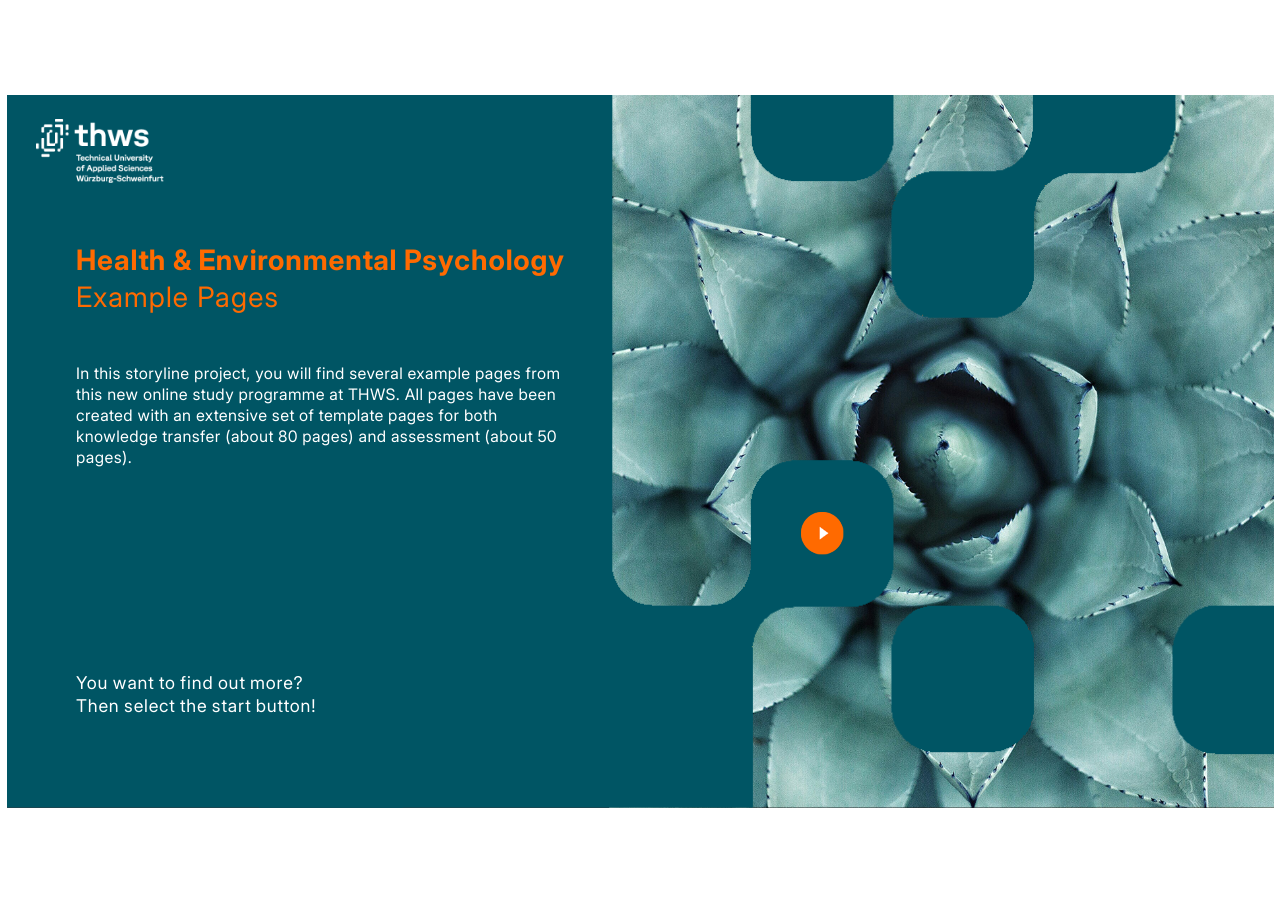
<file: index.html>
﻿<!doctype html>
<html lang="en-US">
<head>
  <meta charset="utf-8">
  <!-- Erstellt mit Storyline 360 x64 – http://www.articulate.com  -->
  <!-- version: 3.126.38052.0 -->
  <title>Psychology-2026-10-22</title>
  <meta http-equiv="x-ua-compatible" content="IE=edge"/>
  <meta name="viewport" content="width=device-width,initial-scale=1,user-scalable=no,shrink-to-fit=no,minimal-ui"/>
  <meta name="apple-mobile-web-app-capable" content="yes"/>
  <style>
    html, body { height: 100%; padding: 0; margin: 0 }
    #app { height: 100%; width: 100%; }
  </style>

  <script>
    window.DS = {};
    window.globals = {
      DATA_PATH_BASE: '',
      HAS_FRAME: true,
      HAS_SLIDE: true,

      lmsPresent: false,
      tinCanPresent: false,
      cmi5Present: false,
      aoSupport: false,
      scale: 'show all',
      captureRc: false,
      browserSize: 'optimal',
      bgColor: '#FFFFFF',
      features: 'DropInBase,EngagePromiseUpgrade,JsInteractions,Localization,LocalizationImage,PlayerMemoryEnhancements,SlideLevelScale,SlidePromiseUpgrade,StartupPromiseUpgrade',
      themeName: 'classic',
      preloaderColor: '#FFFFFF',
      suppressAnalytics: false,
      productChannel: 'stable',
      publishSource: 'storyline',
      aid: 'aid|29897848-8cf4-442e-a3e8-fdfb41e3528d',
      cid: '4e325c3e-c60f-4160-8ea0-55949c92e64b',
      playerVersion: '3.126.38052.0',
      publishTimestamp: '2026-10-22T15:03:13.5625954Z',
      maxIosVideoElements: 10,
      connectionSettings: { mode: 'disabled' },
      hasFeature: function(feature) {
        return this.features.split(',').includes(feature);
      },
      
      parseParams: function(qs) {
        if (window.globals.parsedParams != null) {
          return window.globals.parsedParams;
        }
        qs = (qs || window.location.search.substr(1)).split('+').join(' ');
        var params = {},
            tokens,
            re = /[?&]?([^=]+)=([^&]*)/g;

        while (tokens = re.exec(qs)) {
          params[decodeURIComponent(tokens[1]).trim()] =
            decodeURIComponent(tokens[2]).trim();
        }
        window.globals.parsedParams = params;
        return params;
      }

    };

    if (window.flagsUnderTest != null) {
      window.globals.features = window.flagsUnderTest.reduce((accum, feature) => {
        if (!accum.includes(feature)) {
          accum.push(feature);
        }
        return accum;
      }, window.globals.features.split(',')).join();
    }
  </script>
  <script>
    var isIe11 = ('ActiveXObject' in window || window.MSBlobBuilder != null)
      && window.msCrypto != null && !window.ActiveXObject;
    if (isIe11) {
      window.globals.unsupportedBrowser = true;
      document.write(atob('[base64]'));
    }
  </script>

  <script>
    if (window.globals.hasFeature('Localization')) {
      
      
    }
  </script>

  
  
  <script>window.THREE = { };</script>
  
</head>
<body style="background: #FFFFFF" class="cs-HTML theme-classic">
  <!-- 360 -->
  <script>!function(){var e,i=/iPhone/i,o=/iPod/i,n=/iPad/i,t=/\biOS-universal(?:.+)Mac\b/i,r=/\bAndroid(?:.+)Mobile\b/i,a=/Android/i,d=/(?:SD4930UR|\bSilk(?:.+)Mobile\b)/i,p=/Silk/i,l=/Windows Phone/i,u=/\bWindows(?:.+)ARM\b/i,b=/BlackBerry/i,s=/BB10/i,c=/Opera Mini/i,f=/\b(CriOS|Chrome)(?:.+)Mobile/i,h=/Mobile(?:.+)Firefox\b/i,v=function(e){return void 0!==e&&"MacIntel"===e.platform&&"number"==typeof e.maxTouchPoints&&e.maxTouchPoints>1&&"undefined"==typeof MSStream};e=function(e){var m={userAgent:"",platform:"",maxTouchPoints:0};e||"undefined"==typeof navigator?"string"==typeof e?m.userAgent=e:e&&e.userAgent&&(m={userAgent:e.userAgent,platform:e.platform,maxTouchPoints:e.maxTouchPoints||0}):m={userAgent:navigator.userAgent,platform:navigator.platform,maxTouchPoints:navigator.maxTouchPoints||0};var g=m.userAgent,y=g.split("[FBAN");void 0!==y[1]&&(g=y[0]),void 0!==(y=g.split("Twitter"))[1]&&(g=y[0]);var A=function(e){return function(i){return i.test(e)}}(g),w={apple:{phone:A(i)&&!A(l),ipod:A(o),tablet:!A(i)&&(A(n)||v(m))&&!A(l),universal:A(t),device:(A(i)||A(o)||A(n)||A(t)||v(m))&&!A(l)},amazon:{phone:A(d),tablet:!A(d)&&A(p),device:A(d)||A(p)},android:{phone:!A(l)&&A(d)||!A(l)&&A(r),tablet:!A(l)&&!A(d)&&!A(r)&&(A(p)||A(a)),device:!A(l)&&(A(d)||A(p)||A(r)||A(a))||A(/\bokhttp\b/i)},windows:{phone:A(l),tablet:A(u),device:A(l)||A(u)},other:{blackberry:A(b),blackberry10:A(s),opera:A(c),firefox:A(h),chrome:A(f),device:A(b)||A(s)||A(c)||A(h)||A(f)},any:!1,phone:!1,tablet:!1};return w.any=w.apple.device||w.android.device||w.windows.device||w.other.device,w.phone=w.apple.phone||w.android.phone||w.windows.phone,w.tablet=w.apple.tablet||w.android.tablet||w.windows.tablet,w}(),"object"==typeof exports&&"undefined"!=typeof module?module.exports=e:"function"==typeof define&&define.amd?define((function(){return e})):this.isMobile=e}();
    window.isMobile.apple.tablet = window.isMobile.apple.tablet ||
      (navigator.platform === 'MacIntel' && navigator.maxTouchPoints > 1);
    window.isMobile.apple.device = window.isMobile.apple.device || window.isMobile.apple.tablet;
    window.isMobile.tablet = window.isMobile.tablet || window.isMobile.apple.tablet;
    window.isMobile.any = window.isMobile.any || window.isMobile.apple.tablet;
  </script>

  <div id="focus-sink" tabindex="-1"></div>

  <div id="preso"></div>
  <script>
    (function() {

      var classTypes = [ 'desktop', 'mobile', 'phone', 'tablet' ];

      var addDeviceClasses = function(prefix, testObj) {
        var curr, i;
        for (i = 0; i < classTypes.length; i++) {
          curr = classTypes[i];
          if (testObj[curr]) {
            document.body.classList.add(prefix + curr);
          }
        }
      };

      var params = window.globals.parseParams(),
          isDevicePreview = params.devicepreview === '1',
          isPhoneOverride = params.deviceType === 'phone' || (isDevicePreview && params.phone == '1'),
          isTabletOverride = (params.deviceType === 'tablet' || isDevicePreview) && !isPhoneOverride,
          isMobileOverride = isPhoneOverride || isTabletOverride;

      var deviceView = {
        desktop: !window.isMobile.any && !isMobileOverride,
        mobile: window.isMobile.any || isMobileOverride,
        phone: isPhoneOverride || (window.isMobile.phone && !isTabletOverride),
        tablet: isTabletOverride || window.isMobile.tablet
      };

      window.globals.deviceView = deviceView;
      window.isMobile.desktop = !window.isMobile.any;
      window.isMobile.mobile = window.isMobile.any;

      addDeviceClasses('view-', deviceView);

    })();
  </script>
  
  <script src='story_content/triggers.js' type=text/javascript></script>
<script src='story_content/user.js' type=text/javascript></script>
  <div class="slide-loader"></div>

  <script>
    if (window.globals.deviceView.isMobile) { var doc = document, loader = doc.body.querySelector('.slide-loader'); [ 1, 2, 3 ].forEach(function(n) { var d = doc.createElement('div'); d.style.backgroundColor = window.globals.preloaderColor; d.classList.add('mobile-loader-dot'); d.classList.add('dot' + n); loader.appendChild(d); }); }
  </script>

  <div class="mobile-load-title-overlay" style="display: none">
    <div class="mobile-load-title">Psychology-2026-10-22</div>
  </div>

  <div class="mobile-chrome-warning"></div>

  
<style>
  .warn-connection-dialog {
    display: none;
    background: transparent;
    pointer-events: all;
    position: fixed;
    left: 0;
    top: 0;
    width: 100%;
    height: 100%;
    z-index: 999;
  }

  .warn-connection-content {
    pointer-events: all;
    border-radius: 4px;
    background: white;
    border: 1px solid #E7E7E7;
    color: #333333;
    box-shadow: 0 2px 4px rgba(0, 0, 0, 0.25);
    transition: all 150ms ease-out;
    position: absolute;
    white-space: nowrap;
  }

  .view-phone.is-landscape .warn-connection-content {
    left: 23px;
    bottom: 23px;
  }

  .view-tablet.is-landscape .warn-connection-content {
    left: 50%;
    top: 20px;
    transform: translateX(-50%);
  }

  .view-mobile.is-portrait .warn-connection-content {
    transform: translate(-50%, calc(-100% - 15px));
  }

  .warn-connection-content p {
    display: inline-block;
    margin: 0 8px 0 0;
    line-height: 33px;
    font-size: 11px;
  }

  .warn-connection-content svg {
    position: relative;
    vertical-align: middle;
    margin: 0 2px 2px 8px;
  }

  .view-desktop .warn-connection-content {
    left: 1.5em;
    bottom: 1.5em;
  }

  .view-desktop .warn-connection-content p {
    font-size: 1.1em;
  }

  .is-offline .warn-connection-dialog {
    display: block;
  }

  .is-offline .cs-panel * {
    pointer-events: none !important;
  }

  .is-offline .cs-panel {
    pointer-events: all !important;
  }

  .is-offline #nav-controls * {
    pointer-events: none !important;
  }

  .is-offline #nav-controls {
    pointer-events: all !important;
  }
</style>

<div class="warn-connection-dialog" role="alertdialog" aria-modal="true" tabindex="0" aria-labelledby="warn-connection-message">
  <div class="warn-connection-content">
    <svg width="17" height="15" viewBox="0 0 17 15" xmlns="http://www.w3.org/2000/svg">
      <path fill="#8F0000" stroke="white" d="M16.07,12.98 L15.88,12.23 L9.51,1.21 C8.97,0.26,7.6,0.26,7.06,1.21 L0.69,12.23 C0.15,13.16,0.81,14.36,1.91,14.36 H14.65 C15.47,14.36,16.05,13.7,16.07,12.98 Z"/>
      <path fill="white" stroke="white" d="M8.58,5.5 C8.35,5.28,8.5,5.35,8.21,5.32 C8.09,5.35,7.97,5.49,7.96,5.67 C7.97,5.79,7.98,5.92,7.98,6.04 L7.98,6.04 C7.99,6.17,8,6.31,8.01,6.43 L8.01,6.44 C8.03,6.92,8.06,7.41,8.09,7.9 L8.09,7.9 C8.12,8.39,8.14,8.88,8.17,9.37 C8.17,9.39,8.18,9.42,8.2,9.44 C8.23,9.46,8.25,9.47,8.28,9.47 C8.31,9.47,8.34,9.46,8.35,9.44 C8.37,9.43,8.38,9.4,8.39,9.35 L8.39,9.34 C8.39,9.24,8.4,9.15,8.4,9.05 L8.4,9.05 C8.41,8.96,8.41,8.86,8.42,8.75 C8.43,8.44,8.45,8.12,8.47,7.81 L8.47,7.81 C8.49,7.49,8.51,7.18,8.53,6.87 C8.55,6.46,8.56,6.05,8.59,5.64 L8.6,5.62 C8.6,5.57,8.59,5.53,8.58,5.5 L8.21,5.32 Z"/>
      <circle fill="white" stroke="white" cx="8.3" cy="11.35" r="0.3"/>
    </svg>
    <p id="warn-connection-message">You are offline. Trying to reconnect...</p>
  </div>
</div>

<script>
  (function() {
    window.DS.connection = {
      warningShown: false,
      assets: {},
      loadingAssetGroup: false,
      retryDelay: 500
    };

    var connectionSettings = window.globals.connectionSettings || {};

    var useConnectionMessages = window.AbortController != null &&
      window.location.protocol != 'file:' &&
      connectionSettings.mode === 'normal';

    window.DS.connection.useConnectionMessages = useConnectionMessages;

    var assetCount = 0;
    var checkLoadedId;


    if (useConnectionMessages && connectionSettings != null) {
      var contentEl = document.querySelector('.warn-connection-content');
      var messageEl = contentEl.querySelector('p');

      if (connectionSettings.useDarkTheme) {
        contentEl.style.borderColor = '#BABBBA';
        contentEl.style.backgroundColor = '#282828';
        contentEl.style.color = '#FFFFFF';
      }

      if (connectionSettings.message != null) {
        messageEl.textContent = window.decodeURIComponent(connectionSettings.message);
      }
    }

    function checkAssetsReady() {
      for (var i in DS.connection.assets) {
        if (!DS.connection.assets[i].success) {
          return false;
        }
      }
      return true;
    }

    function stopAssetGroup() {
      if (!useConnectionMessages) { return; }

      assetCount = 0;

      DS.connection.oldAssetGroup = DS.connection.assets;
      DS.connection.assets = {};
      DS.connection.loadingAssetGroup = false;
      clearInterval(checkLoadedId);
    }

    function startAssetGroup() {
      if (!useConnectionMessages) { return; }
      var ticks = 0;
      clearInterval(checkLoadedId);
      checkLoadedId = setInterval(function() {
        var loaded = 0;
        if (assetCount === 0 && loaded === 0) {
          clearInterval(checkLoadedId);
          return;
        }

        for (var i in DS.connection.assets) {
          if (DS.connection.assets[i].success) {
            loaded++;
          }
        }

        if (assetCount === loaded && checkAssetsReady()) {
          for (var i in DS.connection.assets) {
            if (DS.connection.assets[i].action) {
              DS.connection.assets[i].action();
            }
          }
          hideWarning();
          stopAssetGroup();
        }
      }, 100)
    }

    function requiredAsset(url, action, retry, type) {
      if (!useConnectionMessages) { return; }
      if (DS.connection.assets[url]) { return; }

      DS.connection.assets[url] = {
        success: false, action: action, retry: retry, type: type
      };
      assetCount = Object.keys(DS.connection.assets).length;
      if (!DS.connection.loadingAssetGroup) {
        startAssetGroup();
      }
      DS.connection.loadingAssetGroup = true;
    }

    function assetLoaded(url) {
      if (!useConnectionMessages) { return; }
      if (DS.connection.assets[url]) {
        DS.connection.assets[url].success = true;
      }
    }

    function assetFailed(url) {
      if (!useConnectionMessages) { return; }
      if (!DS.connection.assets[url]) {
        if (/\.js$/.test(url) && url.indexOf('transcripts') === -1) {
          setTimeout(function() {
            if (DS.connection.lastSlideLoaded != null) {
              DS.connection.lastSlideLoaded();
            }
          }, DS.connection.retryDelay);
        }
        return;
      }
      if (!DS.connection.warningShown) { showWarning(); }
      if (DS.connection.assets[url].retry) {
        setTimeout(function() {
          if (!DS.connection.assets[url].success) {
            DS.connection.assets[url].retry()
          }
        }, DS.connection.retryDelay);
      }
    }

    function hideWarning() {
      document.body.classList.remove('is-offline');
      DS.connection.warningShown = false;
      enableKeys();
    }
    DS.connection.hideWarning = hideWarning

    function showWarning(btn) {
      document.body.classList.add('is-offline')
      DS.connection.warningShown = true;
      updateWarningPosition();
      disableKeys();
    }

    function updateWarningPosition() {
      if (!DS.connection.warningShown) {
        return;
      }

      var isPortrait = document.body.classList.contains('is-portrait');
      var isMobile = document.body.classList.contains('view-mobile');
      var warningEl = document.querySelector('.warn-connection-content');

      if (isPortrait && isMobile) {
        var slide = document.querySelector('.primary-slide');
        var slideRect = slide != null
          ? slide.getBoundingClientRect()
          : { top: window.innerHeight, left: 0, width: window.innerWidth };

        warningEl.style.top = `${slideRect.top}px`
        warningEl.style.left = `${slideRect.left + slideRect.width / 2}px`
      } else {
        warningEl.style.top = null;
        warningEl.style.left = null;
      }

      window.requestAnimationFrame(updateWarningPosition);
    }

    function onDisableKeyDown(e) {
      e.preventDefault();
      e.stopImmediatePropagation();
    }

    function onDisableKeyUp(e) {
      e.preventDefault();
      e.stopImmediatePropagation();
    }

    var accStyle = document.createElement('style');
    var warnDialogEl = document.querySelector('.warn-connection-dialog');

    function disableKeys() {
      if (DS.views && DS.views.nsStack && DS.views.nsStack.length === 1) {
        DS.views.nsStack[0].tabReachable = false
        DS.views.nsStack[0].updateTabIndex(true);
      }

      accStyle.innerHTML = '.acc-shadow-dom { display: none; }';
      document.body.appendChild(accStyle);

      warnDialogEl.parentNode.append(warnDialogEl);
      warnDialogEl.focus();
    }

    function enableKeys() {
      accStyle.remove();
      if (DS.views && DS.views.nsStack && DS.views.nsStack.length === 1 && DS.views.nsStack[0].name === '_frame') {
        DS.views.nsStack[0].tabReachable = true;
        DS.views.nsStack[0].updateTabIndex();
      }
    }

    // these will all be noops if the feature flag isn't set in
    // the data and `window.globals.features`
    DS.connection.requiredAsset = requiredAsset;
    DS.connection.assetLoaded = assetLoaded;
    DS.connection.assetFailed = assetFailed;
    DS.connection.stopAssetGroup = stopAssetGroup;
    DS.connection.startAssetGroup = startAssetGroup;
  })();
</script>


  <script>
    
    if (window.autoSpider && window.vInterfaceObject) {
      document.querySelector('.mobile-load-title-overlay').style.display = 'none';
    }
  </script>

  

  <link rel="stylesheet" href="html5/data/css/output.min.css" data-noprefix/>
</body>
<script src="html5/lib/scripts/bootstrapper.min.js"></script>
</html>
</file>
<file: html5/data/css/output.min.css>
@font-face {
  font-family: 'InterBold Charset1_Bold01AD4217';
  src: url('[data-uri]');
  font-style: normal;
  font-weight: bold;
}
@font-face {
  font-family: 'Inter Charset1_ 6LHCgj3A7D22FD3';
  src: url('[data-uri]');
  font-style: normal;
  font-weight: normal;
}
@font-face {
  font-family: 'Inter SemiBold CharBold527004CB';
  src: url('[data-uri]');
  font-style: normal;
  font-weight: normal;
}
@font-face {
  font-family: 'Inter SemiBoldBold Bold42BBCD8D';
  src: url('[data-uri]');
  font-style: normal;
  font-weight: bold;
}
@font-face {
  font-family: 'Inter Charset0_v8wz5Yp0CDF66148';
  src: url('[data-uri]');
  font-style: normal;
  font-weight: normal;
}
@font-face {
  font-family: 'InterBold Charset0_BoldFD8FAFD1';
  src: url('[data-uri]');
  font-style: normal;
  font-weight: bold;
}
@font-face {
  font-family: 'Inter SemiBold CharBoldDCDCE273';
  src: url('[data-uri]');
  font-style: normal;
  font-weight: normal;
}
@font-face {
  font-family: 'Inter SemiBoldBold Bold21466F0C';
  src: url('[data-uri]');
  font-style: normal;
  font-weight: bold;
}
.cs-HTML {
  background: rgba(255, 255, 255, 1);
}
.cs-npnxabnsnfns00000000001 .cs-infopanel  {
  box-shadow: 0 1px 0 rgba(184, 184, 184, 1);
  background: rgba(255, 255, 255, 1);
}
.cs-npnxabnsnfns00000000001 .cs-infopanel .cs-link {
  color: rgba(124, 34, 128, 1);
}
.cs-npnxabnsnfns00000000001 .cs-infopanel .cs-link:hover {
  color: rgba(0, 0, 238, 1);
}
.cs-npnxabnsnfns00000000001 .cs-infopanel .cs-name {
  color: rgba(68, 68, 68, 1);
}
.cs-npnxabnsnfns00000000001 .cs-infopanel .cs-title {
  color: rgba(153, 153, 153, 1);
}
.cs-npnxabnsnfns00000000001 .cs-infopanelpopup  {
  box-shadow: 0 1px 0 rgba(184, 184, 184, 1);
  background: linear-gradient(180deg, rgba(233, 233, 233, 1) 0%, rgba(207, 207, 207, 1) 100%);
}
.cs-npnxabnsnfns00000000001 .cs-infopanelpopup .cs-link {
  color: rgba(124, 34, 128, 1);
}
.cs-npnxabnsnfns00000000001 .cs-infopanelpopup .cs-link:hover {
  color: rgba(0, 0, 238, 1);
}
.cs-npnxabnsnfns00000000001 .cs-infopanelpopup .cs-name {
  color: rgba(68, 68, 68, 1);
}
.cs-npnxabnsnfns00000000001 .cs-infopanelpopup .cs-bio {
  color: rgba(153, 153, 153, 1);
}
.cs-npnxabnsnfns00000000001 .cs-timer  {
  color: rgba(85, 85, 85, 1);
}
.cs-npnxabnsnfns00000000001 .cs-duration stop:first-child {
  stop-color: rgba(0, 215, 255, 1);
}
.cs-npnxabnsnfns00000000001 .cs-duration stop:last-child {
  stop-color: rgba(0, 171, 255, 1);
}
.cs-npnxabnsnfns00000000001 .cs-elapsed stop:first-child {
  stop-color: rgba(254, 227, 71, 1);
}
.cs-npnxabnsnfns00000000001 .cs-elapsed stop:last-child {
  stop-color: rgba(252, 204, 42, 1);
}
.cs-npnxabnsnfns00000000001 .cs-timer .cs-pie .cs-innerstroke {
  stroke: rgba(199, 199, 199, 1);
}
.cs-npnxabnsnfns00000000001 .cs-timer .cs-pie .cs-innerborder {
  stroke: rgba(255, 255, 255, 1);
}
.cs-npnxabnsnfns00000000001 .cs-window  {
  box-shadow: 0 8px 5px rgba(0, 0, 0, 0.2);
  border-color: rgba(234, 234, 234, 1);
  background: rgba(243, 243, 243, 1);
  color: rgba(85, 85, 85, 1);
}
.cs-npnxabnsnfns00000000001 .cs-window .cs-diva {
  border-color: rgba(247, 247, 247, 1);
}
.cs-npnxabnsnfns00000000001 .cs-window .cs-divb {
  border-color: rgba(211, 211, 211, 1);
}
.cs-npnxabnsnfns00000000001 .cs-editor .cs-editor-slide {
  color: rgba(85, 85, 85, 1);
}
.cs-npnxabnsnfns00000000001 .cs-editor .cs-editor-html {
  color: rgba(68, 68, 68, 1);
}
.cs-npnxabnsnfns00000000001 .cs-editor .cs-editor-button {
  text-shadow: 0 1px 0 rgba(240, 240, 240, 1);
  color: rgba(53, 53, 53, 1);
  border-color: rgba(177, 177, 177, 1);
  background: linear-gradient(180deg, rgba(245, 245, 245, 1) 0%, rgba(199, 199, 199, 1) 100%);
}
.cs-npnxabnsnfns00000000001 .cs-editor .cs-editor-button:hover {
  background: linear-gradient(180deg, rgba(242, 242, 242, 1) 0%, rgba(175, 175, 175, 1) 100%);
}
.cs-npnxabnsnfns00000000001 .cs-editor .cs-editor-button:active {
  background: linear-gradient(180deg, rgba(199, 199, 199, 1) 0%, rgba(244, 244, 244, 1) 100%);
}
.cs-npnxabnsnfns00000000001 .cs-listitem  {
  color: rgba(53, 53, 53, 1);
  border-color: rgba(223, 223, 223, 1);
}
.cs-npnxabnsnfns00000000001 .cs-listitem.cs-viewed {
  color: rgba(144, 144, 144, 1);
}
.cs-npnxabnsnfns00000000001 .cs-listitem.cs-selected {
  color: rgba(53, 53, 53, 1);
  background: rgba(192, 226, 241, 1);
}
.cs-npnxabnsnfns00000000001 .cs-listitem.cs-selected:hover {
  background: rgba(192, 226, 241, 1);
}
.cs-npnxabnsnfns00000000001 .cs-listitem.cs-selected.hover {
  background: rgba(192, 226, 241, 1);
}
.cs-npnxabnsnfns00000000001 .cs-listitem.cs-selected:focus {
  background: rgba(192, 226, 241, 1);
}
.cs-npnxabnsnfns00000000001 .cs-listitem .cs-icon-carrot {
  fill: rgba(53, 53, 53, 1);
}
.cs-npnxabnsnfns00000000001 .cs-listitem .cs-icon-carrot .cs-shadow {
  fill: rgba(255, 255, 255, 1);
}
.cs-npnxabnsnfns00000000001 .cs-listitem:hover {
  background: rgba(230, 230, 230, 1);
}
.cs-npnxabnsnfns00000000001 .cs-listitem.hover {
  background: rgba(230, 230, 230, 1);
}
.cs-npnxabnsnfns00000000001 .cs-listitem:focus {
  background: rgba(230, 230, 230, 1);
}
.cs-npnxabnsnfns00000000001 .cs-glossary  {
  color: rgba(53, 53, 53, 1);
}
.cs-npnxabnsnfns00000000001 .cs-glossary .cs-scrolling-panel {
  background: rgba(231, 231, 231, 1);
}
.cs-npnxabnsnfns00000000001 .cs-glossary .cs-term.cs-selected .cs-choice-list-trigger {
  color: rgba(53, 53, 53, 1);
  background: rgba(192, 226, 241, 1);
}
.cs-npnxabnsnfns00000000001 .cs-glossary .cs-term.cs-selected .cs-choice-list-trigger:focus {
  color: rgba(53, 53, 53, 1);
  background: rgba(192, 226, 241, 1);
}
.cs-npnxabnsnfns00000000001 .cs-glossary .cs-term:hover .cs-choice-list-trigger {
  background: rgba(230, 230, 230, 1);
}
.cs-npnxabnsnfns00000000001 .cs-glossary .cs-term.hover .cs-choice-list-trigger {
  background: rgba(230, 230, 230, 1);
}
.cs-npnxabnsnfns00000000001 .cs-glossary .cs-term .cs-choice-list-trigger:focus {
  background: rgba(230, 230, 230, 1);
}
.cs-npnxabnsnfns00000000001 .cs-glossary .cs-diva {
  border-color: rgba(226, 226, 226, 1);
}
.cs-npnxabnsnfns00000000001 .cs-glossary .cs-divb {
  border-color: rgba(226, 226, 226, 1);
}
.cs-npnxabnsnfns00000000001 .cs-glossary .cs-divc {
  border-color: rgba(250, 250, 250, 1);
}
.cs-npnxabnsnfns00000000001 .cs-glossary .cs-heading {
  color: rgba(68, 68, 68, 1);
}
.cs-npnxabnsnfns00000000001 .cs-resource .cs-separator {
  border-color: rgba(224, 224, 224, 1);
}
.cs-npnxabnsnfns00000000001 .cs-outline  {
  color: rgba(68, 68, 68, 1);
}
.cs-npnxabnsnfns00000000001 .cs-outline .cs-diva {
  border-color: rgba(198, 198, 198, 1);
}
.cs-npnxabnsnfns00000000001 .cs-outline .cs-divb {
  border-color: rgba(249, 249, 249, 1);
}
.cs-npnxabnsnfns00000000001 .cs-outline .cs-divc {
  border-color: rgba(225, 225, 225, 1);
}
.cs-npnxabnsnfns00000000001 .cs-outline .cs-search-filter:hover {
  color: rgba(0, 0, 238, 1);
}
.cs-npnxabnsnfns00000000001 .cs-outline .cs-search-filter.hover {
  color: rgba(0, 0, 238, 1);
}
.cs-npnxabnsnfns00000000001 .cs-transcript  {
  color: rgba(68, 68, 68, 1);
}
.cs-npnxabnsnfns00000000001 .cs-transcript .cs-div {
  border-color: rgba(225, 225, 225, 1);
}
.cs-npnxabnsnfns00000000001 .cs-tabs:not(.topmenu-item) {
  color: rgba(85, 85, 85, 1);
}
.cs-npnxabnsnfns00000000001 .cs-tabs .cs-inner-button:not(.topmenu-item) {
  text-shadow: 0 1px 0 rgba(240, 240, 240, 1);
}
.cs-npnxabnsnfns00000000001 .cs-tabs:hover:not(.topmenu-item) {
  color: rgba(51, 51, 51, 1);
}
.cs-npnxabnsnfns00000000001 .cs-tabs.cs-selected {
  background: rgba(243, 243, 243, 1);
  color: rgba(51, 51, 51, 1);
}
.cs-npnxabnsnfns00000000001 .cs-seekcontrol  {
  background: linear-gradient(180deg, rgba(245, 245, 245, 1) 0%, rgba(199, 199, 199, 1) 100%);
  border-color: rgba(177, 177, 177, 1);
}
.cs-npnxabnsnfns00000000001 .cs-seekcontrol .cs-button:hover .cs-icon {
  fill: rgba(85, 85, 85, 1);
}
.cs-npnxabnsnfns00000000001 .cs-seekcontrol .cs-button.hover .cs-icon {
  fill: rgba(85, 85, 85, 1);
}
.cs-npnxabnsnfns00000000001 .cs-seekcontrol .cs-button .cs-icon-shadow {
  fill: rgba(240, 240, 240, 1);
}
.cs-npnxabnsnfns00000000001 .cs-seekcontrol .cs-button .cs-icon {
  fill: rgba(45, 45, 45, 1);
}
.cs-npnxabnsnfns00000000001 .cs-seekcontrol .cs-seek .cs-fill {
  background: rgba(255, 255, 255, 1);
}
.cs-npnxabnsnfns00000000001 .cs-seekcontrol .cs-seek {
  background: rgba(231, 231, 231, 1);
  border-color: rgba(184, 184, 184, 1);
}
.cs-npnxabnsnfns00000000001 .cs-searchinput .cs-input {
  color: rgba(138, 138, 138, 1);
  border-color: rgba(173, 173, 173, 1);
  background: rgba(223, 223, 223, 1);
}
.cs-npnxabnsnfns00000000001 .cs-searchinput .cs-input:focus {
  color: rgba(51, 51, 51, 1);
  background: rgba(250, 250, 250, 1);
}
.cs-npnxabnsnfns00000000001 .cs-searchinput .cs-input:hover {
  box-shadow: inset 0 0 1px 0 rgba(107, 248, 255, 1);
}
.cs-npnxabnsnfns00000000001 .cs-searchinput .cs-input.hover {
  box-shadow: inset 0 0 1px 0 rgba(107, 248, 255, 1);
}
.cs-npnxabnsnfns00000000001 .cs-searchinput .cs-button .cs-icon {
  fill: rgba(138, 138, 138, 1);
}
.cs-npnxabnsnfns00000000001 .cs-searchinput .cs-button:hover {
  fill: linear-gradient(180deg, rgba(245, 245, 245, 1) 0%, rgba(199, 199, 199, 1) 100%);
}
.cs-npnxabnsnfns00000000001 .cs-searchinput .cs-button.hover {
  fill: linear-gradient(180deg, rgba(245, 245, 245, 1) 0%, rgba(199, 199, 199, 1) 100%);
}
.cs-npnxabnsnfns00000000001 .cs-menu  {
  box-shadow: 0 1px 0 rgba(184, 184, 184, 1);
  background: rgba(243, 243, 243, 1);
}
.cs-npnxabnsnfns00000000001 .cs-topmenu-item.active .cs-tab {
  background: rgba(243, 243, 243, 1);
}
.cs-npnxabnsnfns00000000001 .cs-logo  {
  box-shadow: 0 1px 0 rgba(184, 184, 184, 1);
  background: rgba(255, 255, 255, 1);
}
.cs-npnxabnsnfns00000000001 .cs-checkbox  {
  color: rgba(68, 68, 68, 1);
}
.cs-npnxabnsnfns00000000001 .cs-checkbox:hover {
  border-color: rgba(107, 248, 255, 1);
}
.cs-npnxabnsnfns00000000001 .cs-checkbox.hover {
  border-color: rgba(107, 248, 255, 1);
}
.cs-npnxabnsnfns00000000001 .cs-checkbox .cs-box {
  color: rgba(255, 255, 255, 1);
  border-color: rgba(184, 184, 184, 1);
}
.cs-npnxabnsnfns00000000001 .cs-checkbox .cs-box:checked::after {
  color: rgba(51, 204, 0, 1);
}
.cs-npnxabnsnfns00000000001 .cs-checkbox .cs-box.checked.after {
  color: rgba(51, 204, 0, 1);
}
.cs-npnxabnsnfns00000000001 .cs-button  {
  text-shadow: 0 1px 0 rgba(15, 36, 62, 1);
  color: rgba(255, 255, 255, 1);
  border-color: rgba(15, 36, 62, 1);
  background: linear-gradient(180deg, rgba(15, 36, 62, 1) 0%, rgba(15, 36, 62, 1) 100%);
  box-shadow: 0 1px 0 rgba(15, 36, 62, 1);
}
.cs-npnxabnsnfns00000000001 .cs-button .cs-icon {
  fill: rgba(255, 255, 255, 1);
}
.cs-npnxabnsnfns00000000001 .cs-button .cs-icon-shadow {
  fill: rgba(15, 36, 62, 1);
}
.cs-npnxabnsnfns00000000001 .cs-button:hover {
  background: linear-gradient(180deg, rgba(23, 55, 94, 1) 0%, rgba(23, 55, 94, 1) 100%);
}
.cs-npnxabnsnfns00000000001 .cs-button.hover {
  background: linear-gradient(180deg, rgba(23, 55, 94, 1) 0%, rgba(23, 55, 94, 1) 100%);
}
.cs-npnxabnsnfns00000000001 .cs-button:active {
  background: linear-gradient(180deg, rgba(23, 55, 94, 1) 0%, rgba(23, 55, 94, 1) 100%);
}
.cs-npnxabnsnfns00000000001 .cs-button.cs-disabled:hover {
  background: linear-gradient(180deg, rgba(15, 36, 62, 1) 0%, rgba(15, 36, 62, 1) 100%);
}
.cs-npnxabnsnfns00000000001 .cs-button.cs-disabled.hover {
  background: linear-gradient(180deg, rgba(15, 36, 62, 1) 0%, rgba(15, 36, 62, 1) 100%);
}
.cs-npnxabnsnfns00000000001 .cs-button.cs-disabled:active {
  background: linear-gradient(180deg, rgba(15, 36, 62, 1) 0%, rgba(15, 36, 62, 1) 100%);
}
.cs-npnxabnsnfns00000000001 .cs-button.cs-volume:hover {
  background: linear-gradient(180deg, rgba(15, 36, 62, 1) 0%, rgba(15, 36, 62, 1) 100%);
}
.cs-npnxabnsnfns00000000001 .cs-button.cs-volume.hover {
  background: linear-gradient(180deg, rgba(15, 36, 62, 1) 0%, rgba(15, 36, 62, 1) 100%);
}
.cs-npnxabnsnfns00000000001 .cs-button.cs-volume:active {
  background: linear-gradient(180deg, rgba(15, 36, 62, 1) 0%, rgba(15, 36, 62, 1) 100%);
}
.cs-npnxabnsnfns00000000001.cs-base  {
  color: rgba(85, 85, 85, 1);
  border-color: rgba(15, 36, 62, 0);
  background: linear-gradient(180deg, rgba(15, 36, 62, 0) 0%, rgba(0, 0, 0, 0) 100%);
}
.cs-npnxabnsnfns00000000001.cs-base .cs-separator .cs-diva {
  background: rgba(15, 36, 62, 1);
}
.cs-npnxabnsnfns00000000001.cs-base .cs-separator .cs-divb {
  background: rgba(15, 36, 62, 1);
}
.cs-npnxabnsnfns00000000001.cs-base .cs-topmenu-item.active .cs-tab {
  border-color: rgba(15, 36, 62, 1);
}
.cs-npnxabnsnfns00000000001.cs-base .cs-topmenu-item.active .cs-panel {
  border-color: rgba(15, 36, 62, 1);
}
.cs-npnxabnsnfns00000000001.cs-base .cs-left {
  background: linear-gradient(180deg, rgba(15, 36, 62, 1) 0%, rgba(15, 36, 62, 1) 100%);
}
.cs-npnxabnsnfns00000000001.cs-base .cs-area-primary .cs-slide-container {
  background: linear-gradient(180deg, rgba(15, 36, 62, 0) 0%, rgba(15, 36, 62, 0) 100%);
}
.cs-npnxabnsnfns00000000001 .cs-volume::-moz-range-thumb {
  border-color: rgba(165, 165, 165, 1);
  box-shadow: inset 0 0 1px 0 rgba(212, 212, 212, 1);
  background: rgba(200, 200, 200, 1);
}
.cs-npnxabnsnfns00000000001 .cs-volume::-ms-thumb {
  border-color: rgba(165, 165, 165, 1);
  box-shadow: inset 0 0 1px 0 rgba(212, 212, 212, 1);
  background: rgba(200, 200, 200, 1);
}
.cs-npnxabnsnfns00000000001 .cs-volume::-webkit-slider-thumb {
  border-color: rgba(165, 165, 165, 1);
  box-shadow: inset 0 0 1px 0 rgba(212, 212, 212, 1);
  background: rgba(200, 200, 200, 1);
}
.cs-npnxabnsnfns00000000001 .cs-volume::-moz-range-track {
  border-color: rgba(242, 242, 242, 1);
  background: linear-gradient(180deg, rgba(188, 188, 188, 1) 0%, rgba(188, 188, 188, 1) 50.196%, rgba(195, 195, 195, 1) 100%);
}
.cs-npnxabnsnfns00000000001 .cs-volume::-ms-track {
  border-color: rgba(242, 242, 242, 1);
  background: linear-gradient(180deg, rgba(188, 188, 188, 1) 0%, rgba(188, 188, 188, 1) 50.196%, rgba(195, 195, 195, 1) 100%);
}
.cs-npnxabnsnfns00000000001 .cs-volume::-webkit-slider-runnable-track {
  border-color: rgba(242, 242, 242, 1);
  background: linear-gradient(180deg, rgba(188, 188, 188, 1) 0%, rgba(188, 188, 188, 1) 50.196%, rgba(195, 195, 195, 1) 100%);
}
body.show-focus .tab-focus-box {
  border-color: rgba(255, 255, 0, 1);
}
.skipnav {
  border-color: rgba(255, 255, 0, 1);
}
.fn-npnxnanbsnfns00000000001 {
  font-family: 'Inter30A4A5BC';
  -webkit-font-variant-ligatures: no-common-ligatures;
  font-variant-ligatures: no-common-ligatures;
}
.fn-pxabnsnfns00000000001 {
  font-family: 'Inter30A4A5BC';
  -webkit-font-variant-ligatures: no-common-ligatures;
  font-variant-ligatures: no-common-ligatures;
}
.fn-npxnabnsnfns00000000001 {
  font-family: 'Inter30A4A5BC';
  -webkit-font-variant-ligatures: no-common-ligatures;
  font-variant-ligatures: no-common-ligatures;
}
.fn-npnxnanbnsnfns00000000001 {
  font-family: 'Inter30A4A5BC';
  -webkit-font-variant-ligatures: no-common-ligatures;
  font-variant-ligatures: no-common-ligatures;
}
.fn-pxabnsnfns00000000000 {
  font-family: 'Inter30A4A5BC';
  -webkit-font-variant-ligatures: no-common-ligatures;
  font-variant-ligatures: no-common-ligatures;
}
.fn-npnxabnsnfns00000000001 {
  font-family: 'Inter30A4A5BC';
  -webkit-font-variant-ligatures: no-common-ligatures;
  font-variant-ligatures: no-common-ligatures;
}
@font-face {
  font-family: 'Inter30A4A5BC';
  src: url('[data-uri]');
  font-style: normal;
  font-weight: bold;
}
@font-face {
  font-family: 'Inter30A4A5BC';
  src: url('[data-uri]');
  font-style: normal;
  font-weight: normal;
}
.cs-ExternalInterfaceErrorSlide .cs-buttonOK {
  color: rgba(53, 53, 53, 1);
  border-color: rgba(177, 177, 177, 1);
  background: linear-gradient(180deg, rgba(245, 245, 245, 1) 0%, rgba(199, 199, 199, 1) 100%);
  text-shadow: 0 1px 0 rgba(240, 240, 240, 1);
}
.cs-ExternalInterfaceErrorSlide .cs-buttonOK .cs-html {
  color: rgba(68, 68, 68, 1);
}
.cs-ExternalInterfaceErrorSlide .cs-buttonOK .cs-slide {
  border-color: rgba(85, 85, 85, 1);
}
.cs-ExternalInterfaceErrorSlide .cs-buttonOK:hover {
  background: linear-gradient(180deg, rgba(242, 242, 242, 1) 0%, rgba(175, 175, 175, 1) 100%);
}
.cs-ExternalInterfaceErrorSlide .cs-buttonOK:active {
  background: linear-gradient(180deg, rgba(199, 199, 199, 1) 0%, rgba(244, 244, 244, 1) 100%);
}
.cs-InvalidPromptSlide .cs-5c0LpBPCKvG-InvalidPromptSlide-btn0 {
  color: rgba(53, 53, 53, 1);
  border-color: rgba(177, 177, 177, 1);
  background: linear-gradient(180deg, rgba(245, 245, 245, 1) 0%, rgba(199, 199, 199, 1) 100%);
  text-shadow: 0 1px 0 rgba(240, 240, 240, 1);
}
.cs-InvalidPromptSlide .cs-5c0LpBPCKvG-InvalidPromptSlide-btn0 .cs-html {
  color: rgba(68, 68, 68, 1);
}
.cs-InvalidPromptSlide .cs-5c0LpBPCKvG-InvalidPromptSlide-btn0 .cs-slide {
  border-color: rgba(85, 85, 85, 1);
}
.cs-InvalidPromptSlide .cs-5c0LpBPCKvG-InvalidPromptSlide-btn0:hover {
  background: linear-gradient(180deg, rgba(242, 242, 242, 1) 0%, rgba(175, 175, 175, 1) 100%);
}
.cs-InvalidPromptSlide .cs-5c0LpBPCKvG-InvalidPromptSlide-btn0:active {
  background: linear-gradient(180deg, rgba(199, 199, 199, 1) 0%, rgba(244, 244, 244, 1) 100%);
}
.cs-PrintPromptSlide .cs-5c0LpBPCKvG-PrintPromptSlide-btn0 {
  color: rgba(53, 53, 53, 1);
  border-color: rgba(177, 177, 177, 1);
  background: linear-gradient(180deg, rgba(245, 245, 245, 1) 0%, rgba(199, 199, 199, 1) 100%);
  text-shadow: 0 1px 0 rgba(240, 240, 240, 1);
}
.cs-PrintPromptSlide .cs-5c0LpBPCKvG-PrintPromptSlide-btn0 .cs-html {
  color: rgba(68, 68, 68, 1);
}
.cs-PrintPromptSlide .cs-5c0LpBPCKvG-PrintPromptSlide-btn0 .cs-slide {
  border-color: rgba(85, 85, 85, 1);
}
.cs-PrintPromptSlide .cs-5c0LpBPCKvG-PrintPromptSlide-btn0:hover {
  background: linear-gradient(180deg, rgba(242, 242, 242, 1) 0%, rgba(175, 175, 175, 1) 100%);
}
.cs-PrintPromptSlide .cs-5c0LpBPCKvG-PrintPromptSlide-btn0:active {
  background: linear-gradient(180deg, rgba(199, 199, 199, 1) 0%, rgba(244, 244, 244, 1) 100%);
}
</file>
